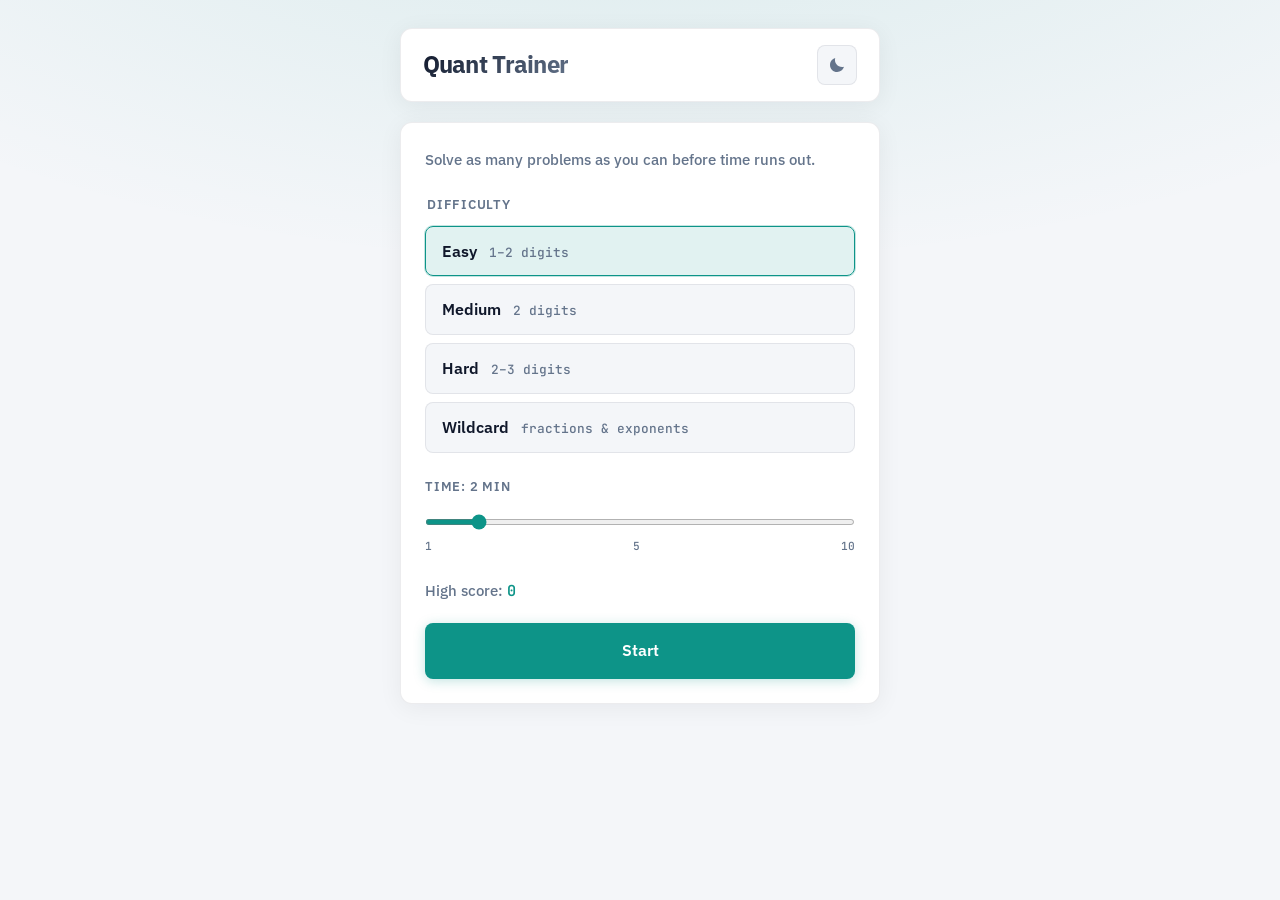
<file: index.html>
<!DOCTYPE html>
<html lang="en">
  <head>
    <meta charset="utf-8" />
    <meta name="viewport" content="width=device-width, initial-scale=1" />
    <title>Quant Trainer</title>
    <link rel="preconnect" href="https://fonts.googleapis.com" />
    <link rel="preconnect" href="https://fonts.gstatic.com" crossorigin />
    <link
      href="https://fonts.googleapis.com/css2?family=IBM+Plex+Sans:wght@400;500;600;700&family=JetBrains+Mono:wght@500;600;700&display=swap"
      rel="stylesheet"
    />
    <link rel="stylesheet" href="styles.css" />
  </head>
  <body>
    <div class="page">
      <header class="panel header">
        <h1 class="title">Quant Trainer</h1>
        <button type="button" id="theme-toggle" class="btn-icon" aria-label="Toggle theme">
          <svg class="icon-sun" width="16" height="16" viewBox="0 0 16 16" aria-hidden="true">
            <path
              d="M7 0h2v2H7zM12.88 1.637l1.414 1.415-1.415 1.413-1.413-1.414zM14 7h2v2h-2zM12.95 14.433l-1.414-1.413 1.413-1.415 1.415 1.414zM7 14h2v2H7zM2.98 14.364l-1.413-1.415 1.414-1.414 1.414 1.415zM0 7h2v2H0zM3.05 1.706 4.463 3.12 3.05 4.535 1.636 3.12z"
            />
            <path d="M8 4C5.8 4 4 5.8 4 8s1.8 4 4 4 4-1.8 4-4-1.8-4-4-4Z" />
          </svg>
          <svg class="icon-moon" width="16" height="16" viewBox="0 0 16 16" aria-hidden="true">
            <path
              d="M6.2 1C3.2 1.8 1 4.6 1 7.9 1 11.8 4.2 15 8.1 15c3.3 0 6-2.2 6.9-5.2C9.7 11.2 4.8 6.3 6.2 1Z"
            />
          </svg>
        </button>
      </header>

      <main>
        <!-- Setup -->
        <section id="screen-setup" class="panel">
          <p class="lede">Solve as many problems as you can before time runs out.</p>

          <fieldset class="field-group">
            <legend class="label">Difficulty</legend>
            <div class="radio-row" role="radiogroup" aria-label="Difficulty">
              <label class="chip">
                <input type="radio" name="difficulty" value="easy" checked />
                <span>Easy</span>
                <span class="chip-hint">1–2 digits</span>
              </label>
              <label class="chip">
                <input type="radio" name="difficulty" value="medium" />
                <span>Medium</span>
                <span class="chip-hint">2 digits</span>
              </label>
              <label class="chip">
                <input type="radio" name="difficulty" value="hard" />
                <span>Hard</span>
                <span class="chip-hint">2–3 digits</span>
              </label>
              <label class="chip chip-wildcard">
                <input type="radio" name="difficulty" value="wildcard" />
                <span>Wildcard</span>
                <span class="chip-hint">fractions & exponents</span>
              </label>
            </div>
          </fieldset>

          <div class="field-group">
            <label class="label" for="time-slider">
              Time: <span id="time-label">2</span> min
            </label>
            <input
              type="range"
              id="time-slider"
              class="slider"
              min="1"
              max="10"
              value="2"
              step="1"
            />
            <div class="slider-ticks" aria-hidden="true">
              <span>1</span><span>5</span><span>10</span>
            </div>
          </div>

          <p class="high-score-line">
            High score: <strong id="high-score-display">0</strong>
          </p>

          <button type="button" id="start-btn" class="btn btn-primary">Start</button>
        </section>

        <!-- Playing -->
        <section id="screen-play" class="panel hidden" aria-live="polite">
          <div class="stats-row">
            <div class="stat">
              <span class="stat-label">Time</span>
              <span id="timer" class="stat-value">2:00</span>
            </div>
            <div class="stat">
              <span class="stat-label">Score</span>
              <span id="score" class="stat-value">0</span>
            </div>
          </div>

          <p id="problem" class="problem">12 × 7 = ?</p>

          <form id="answer-form" class="answer-form">
            <input
              type="text"
              id="answer-input"
              class="input"
              inputmode="numeric"
              autocomplete="off"
              placeholder="Your answer"
              aria-label="Your answer"
            />
            <button type="submit" class="btn">Submit</button>
          </form>

          <p id="feedback" class="feedback" aria-live="assertive"></p>

          <button type="button" id="quit-btn" class="btn btn-quit">Quit</button>
        </section>

        <!-- Results -->
        <section id="screen-results" class="panel hidden">
          <h2 class="results-title">Time's up</h2>
          <p class="results-score">
            You solved <strong id="final-score">0</strong> problems.
          </p>
          <p id="new-record" class="new-record hidden">New high score!</p>
          <p class="high-score-line">
            High score: <strong id="results-high-score">0</strong>
          </p>
          <button type="button" id="again-btn" class="btn btn-primary">Play again</button>
        </section>
      </main>
    </div>

    <script src="app.js?v=6" defer></script>
  </body>
</html>
</file>
<file: styles.css>
:root {
  --bg: #f4f6f9;
  --surface: #ffffff;
  --surface-elevated: #ffffff;
  --border: rgba(15, 23, 42, 0.08);
  --border-strong: rgba(15, 23, 42, 0.14);
  --text: #0f172a;
  --text-muted: #64748b;
  --accent: #0d9488;
  --accent-hover: #0f766e;
  --accent-soft: rgba(13, 148, 136, 0.12);
  --accent-glow: rgba(13, 148, 136, 0.25);
  --success: #059669;
  --error: #dc2626;
  --shadow-sm: 0 1px 2px rgba(15, 23, 42, 0.04);
  --shadow-md: 0 4px 24px rgba(15, 23, 42, 0.06);
  --shadow-lg: 0 12px 40px rgba(15, 23, 42, 0.08);
  --radius: 12px;
  --radius-sm: 8px;
  --font: 'IBM Plex Sans', system-ui, sans-serif;
  --mono: 'JetBrains Mono', ui-monospace, monospace;
  --transition: 0.18s ease;
}

.dark {
  --bg: #0b0f14;
  --surface: #131a22;
  --surface-elevated: #1a232e;
  --border: rgba(148, 163, 184, 0.1);
  --border-strong: rgba(148, 163, 184, 0.18);
  --text: #e8edf4;
  --text-muted: #94a3b8;
  --accent: #2dd4bf;
  --accent-hover: #5eead4;
  --accent-soft: rgba(45, 212, 191, 0.14);
  --accent-glow: rgba(45, 212, 191, 0.2);
  --success: #34d399;
  --error: #f87171;
  --shadow-sm: 0 1px 2px rgba(0, 0, 0, 0.2);
  --shadow-md: 0 4px 24px rgba(0, 0, 0, 0.35);
  --shadow-lg: 0 12px 40px rgba(0, 0, 0, 0.45);
}

*,
*::before,
*::after {
  box-sizing: border-box;
}

body {
  margin: 0;
  min-height: 100dvh;
  font-family: var(--font);
  font-weight: 500;
  color: var(--text);
  background: var(--bg);
  background-image:
    radial-gradient(ellipse 80% 50% at 50% -20%, var(--accent-soft), transparent),
    linear-gradient(180deg, transparent 0%, var(--bg) 100%);
  line-height: 1.55;
  -webkit-font-smoothing: antialiased;
}

.page {
  max-width: 520px;
  margin: 0 auto;
  padding: 1.75rem 1.25rem 2.5rem;
}

.panel {
  background: var(--surface);
  border: 1px solid var(--border);
  border-radius: var(--radius);
  box-shadow: var(--shadow-md);
  padding: 1.5rem;
}

.header {
  display: flex;
  align-items: center;
  justify-content: space-between;
  margin-bottom: 1.25rem;
  padding: 1rem 1.35rem;
  background: var(--surface);
}

.title {
  margin: 0;
  font-size: 1.5rem;
  font-weight: 700;
  letter-spacing: -0.03em;
  background: linear-gradient(135deg, var(--text) 0%, var(--text-muted) 100%);
  -webkit-background-clip: text;
  background-clip: text;
  -webkit-text-fill-color: transparent;
}

.dark .title {
  background: linear-gradient(135deg, var(--text) 0%, var(--accent) 120%);
  -webkit-background-clip: text;
  background-clip: text;
  -webkit-text-fill-color: transparent;
}

.lede {
  margin: 0 0 1.5rem;
  font-size: 0.95rem;
  color: var(--text-muted);
  line-height: 1.6;
}

.field-group {
  margin: 0 0 1.5rem;
  padding: 0;
  border: 0;
}

.label {
  display: block;
  margin-bottom: 0.65rem;
  font-weight: 600;
  font-size: 0.8rem;
  text-transform: uppercase;
  letter-spacing: 0.06em;
  color: var(--text-muted);
}

.radio-row {
  display: flex;
  flex-direction: column;
  gap: 0.5rem;
}

.chip {
  display: flex;
  flex-wrap: wrap;
  align-items: baseline;
  gap: 0.35rem 0.75rem;
  padding: 0.75rem 1rem;
  background: var(--bg);
  border: 1px solid var(--border);
  border-radius: var(--radius-sm);
  cursor: pointer;
  transition:
    border-color var(--transition),
    background var(--transition),
    box-shadow var(--transition);
}

.chip:hover {
  border-color: var(--border-strong);
  background: var(--surface-elevated);
}

.chip:has(input:checked) {
  border-color: var(--accent);
  background: var(--accent-soft);
  box-shadow: 0 0 0 1px var(--accent-glow);
}

.chip-wildcard:has(input:checked) {
  border-color: #8b5cf6;
  background: rgba(139, 92, 246, 0.12);
  box-shadow: 0 0 0 1px rgba(139, 92, 246, 0.25);
}

.dark .chip-wildcard:has(input:checked) {
  border-color: #a78bfa;
  background: rgba(167, 139, 250, 0.14);
  box-shadow: 0 0 0 1px rgba(167, 139, 250, 0.2);
}

.chip input {
  position: absolute;
  opacity: 0;
  pointer-events: none;
}

.chip span:first-of-type {
  font-weight: 600;
  color: var(--text);
}

.chip-hint {
  font-size: 0.8rem;
  font-family: var(--mono);
  font-weight: 500;
  color: var(--text-muted);
}

.slider {
  width: 100%;
  height: 6px;
  margin: 0;
  accent-color: var(--accent);
  cursor: pointer;
  border-radius: 3px;
}

.slider-ticks {
  display: flex;
  justify-content: space-between;
  margin-top: 0.4rem;
  font-family: var(--mono);
  font-size: 0.7rem;
  color: var(--text-muted);
}

.high-score-line {
  margin: 0 0 1.25rem;
  font-size: 0.95rem;
  color: var(--text-muted);
}

.high-score-line strong {
  font-family: var(--mono);
  font-weight: 600;
  color: var(--accent);
}

.btn {
  display: inline-flex;
  align-items: center;
  justify-content: center;
  padding: 0.7rem 1.35rem;
  font: inherit;
  font-weight: 600;
  font-size: 0.95rem;
  color: var(--text);
  background: var(--surface-elevated);
  border: 1px solid var(--border-strong);
  border-radius: var(--radius-sm);
  box-shadow: var(--shadow-sm);
  cursor: pointer;
  transition:
    background var(--transition),
    border-color var(--transition),
    transform 0.12s ease,
    box-shadow var(--transition);
}

.btn:hover {
  background: var(--bg);
  border-color: var(--border-strong);
  transform: translateY(-1px);
  box-shadow: var(--shadow-md);
}

.btn:active {
  transform: translateY(0);
}

.btn-primary {
  width: 100%;
  padding: 0.9rem;
  font-size: 1rem;
  color: #fff;
  background: var(--accent);
  border-color: transparent;
  box-shadow: 0 2px 12px var(--accent-glow);
}

.btn-primary:hover {
  background: var(--accent-hover);
  color: #fff;
  border-color: transparent;
}

.btn-icon {
  display: flex;
  align-items: center;
  justify-content: center;
  width: 2.5rem;
  height: 2.5rem;
  padding: 0;
  background: var(--bg);
  border: 1px solid var(--border);
  border-radius: var(--radius-sm);
  box-shadow: none;
  cursor: pointer;
  transition:
    background var(--transition),
    border-color var(--transition);
}

.btn-icon:hover {
  background: var(--surface-elevated);
  border-color: var(--border-strong);
  transform: none;
  box-shadow: none;
}

.btn-icon svg {
  fill: var(--text-muted);
  transition: fill var(--transition);
}

.btn-icon:hover svg {
  fill: var(--text);
}

.btn-icon .icon-sun {
  display: none;
}

.dark .btn-icon .icon-sun {
  display: block;
}

.dark .btn-icon .icon-moon {
  display: none;
}

.hidden {
  display: none !important;
}

.stats-row {
  display: grid;
  grid-template-columns: 1fr 1fr;
  gap: 0.75rem;
  margin-bottom: 1.5rem;
}

.stat {
  padding: 1rem 0.75rem;
  text-align: center;
  background: var(--bg);
  border: 1px solid var(--border);
  border-radius: var(--radius-sm);
}

.stat-label {
  display: block;
  font-size: 0.7rem;
  font-weight: 600;
  text-transform: uppercase;
  letter-spacing: 0.08em;
  color: var(--text-muted);
}

.stat-value {
  display: block;
  margin-top: 0.25rem;
  font-family: var(--mono);
  font-size: 1.65rem;
  font-weight: 600;
  font-variant-numeric: tabular-nums;
  color: var(--text);
  letter-spacing: -0.02em;
}

#timer.stat-value {
  color: var(--accent);
}

.problem {
  margin: 0 0 1.35rem;
  padding: 1.25rem 0.5rem;
  font-family: var(--mono);
  font-size: clamp(1.65rem, 7vw, 2.35rem);
  font-weight: 600;
  text-align: center;
  letter-spacing: -0.03em;
  color: var(--text);
  background: var(--bg);
  border: 1px solid var(--border);
  border-radius: var(--radius-sm);
}

.answer-form {
  position: relative;
  z-index: 2;
  display: flex;
  flex-direction: column;
  gap: 0.65rem;
}

#screen-play:not(.hidden) .input {
  pointer-events: auto;
}

.input {
  width: 100%;
  padding: 0.9rem 1rem;
  font-family: var(--mono);
  font-size: 1.2rem;
  font-weight: 500;
  color: var(--text);
  background: var(--bg);
  border: 1px solid var(--border);
  border-radius: var(--radius-sm);
  box-shadow: none;
  transition:
    border-color var(--transition),
    box-shadow var(--transition);
}

.input::placeholder {
  color: var(--text-muted);
  font-family: var(--font);
  font-weight: 400;
}

.input:focus {
  outline: none;
  border-color: var(--accent);
  box-shadow: 0 0 0 3px var(--accent-soft);
}

.input::-webkit-outer-spin-button,
.input::-webkit-inner-spin-button {
  -webkit-appearance: none;
  margin: 0;
}

.input:disabled {
  opacity: 0.55;
  cursor: not-allowed;
}

.feedback {
  min-height: 1.5rem;
  margin: 0.75rem 0 0;
  font-family: var(--mono);
  font-size: 0.9rem;
  font-weight: 500;
  text-align: center;
}

.feedback.ok {
  color: var(--success);
}

.feedback.bad {
  color: var(--error);
}

.btn-quit {
  width: 100%;
  margin-top: 1rem;
  color: var(--text-muted);
  background: transparent;
  border-color: var(--border);
  box-shadow: none;
}

.btn-quit:hover {
  color: var(--error);
  border-color: rgba(220, 38, 38, 0.35);
  background: rgba(220, 38, 38, 0.06);
}

.results-title {
  margin: 0 0 0.5rem;
  font-size: 1.35rem;
  font-weight: 700;
  letter-spacing: -0.02em;
}

.results-score {
  margin: 0 0 0.5rem;
  font-size: 1.05rem;
  color: var(--text-muted);
}

.results-score strong {
  font-family: var(--mono);
  font-weight: 600;
  color: var(--text);
}

.new-record {
  margin: 0 0 1rem;
  font-family: var(--mono);
  font-size: 0.9rem;
  font-weight: 600;
  color: var(--success);
}

@media (max-width: 400px) {
  .title {
    font-size: 1.3rem;
  }

  .panel {
    padding: 1.2rem;
  }
}
</file>
